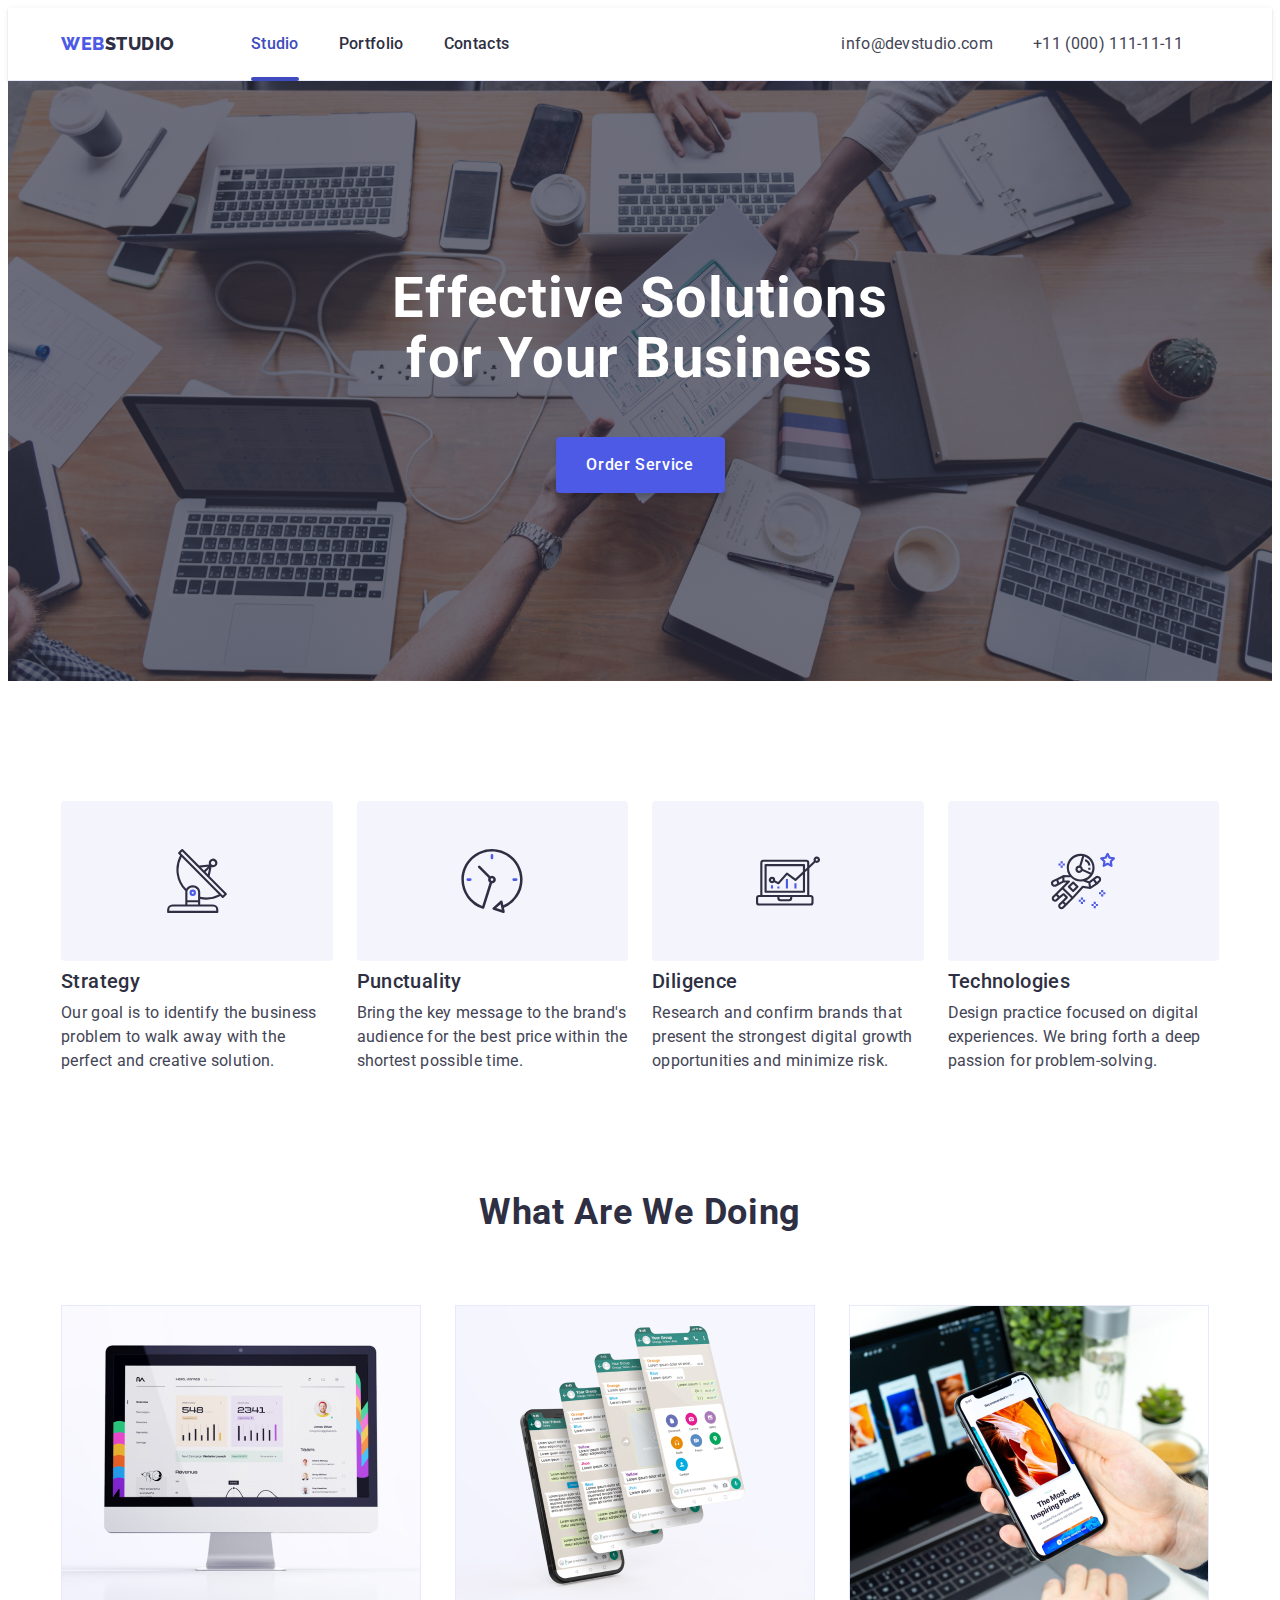
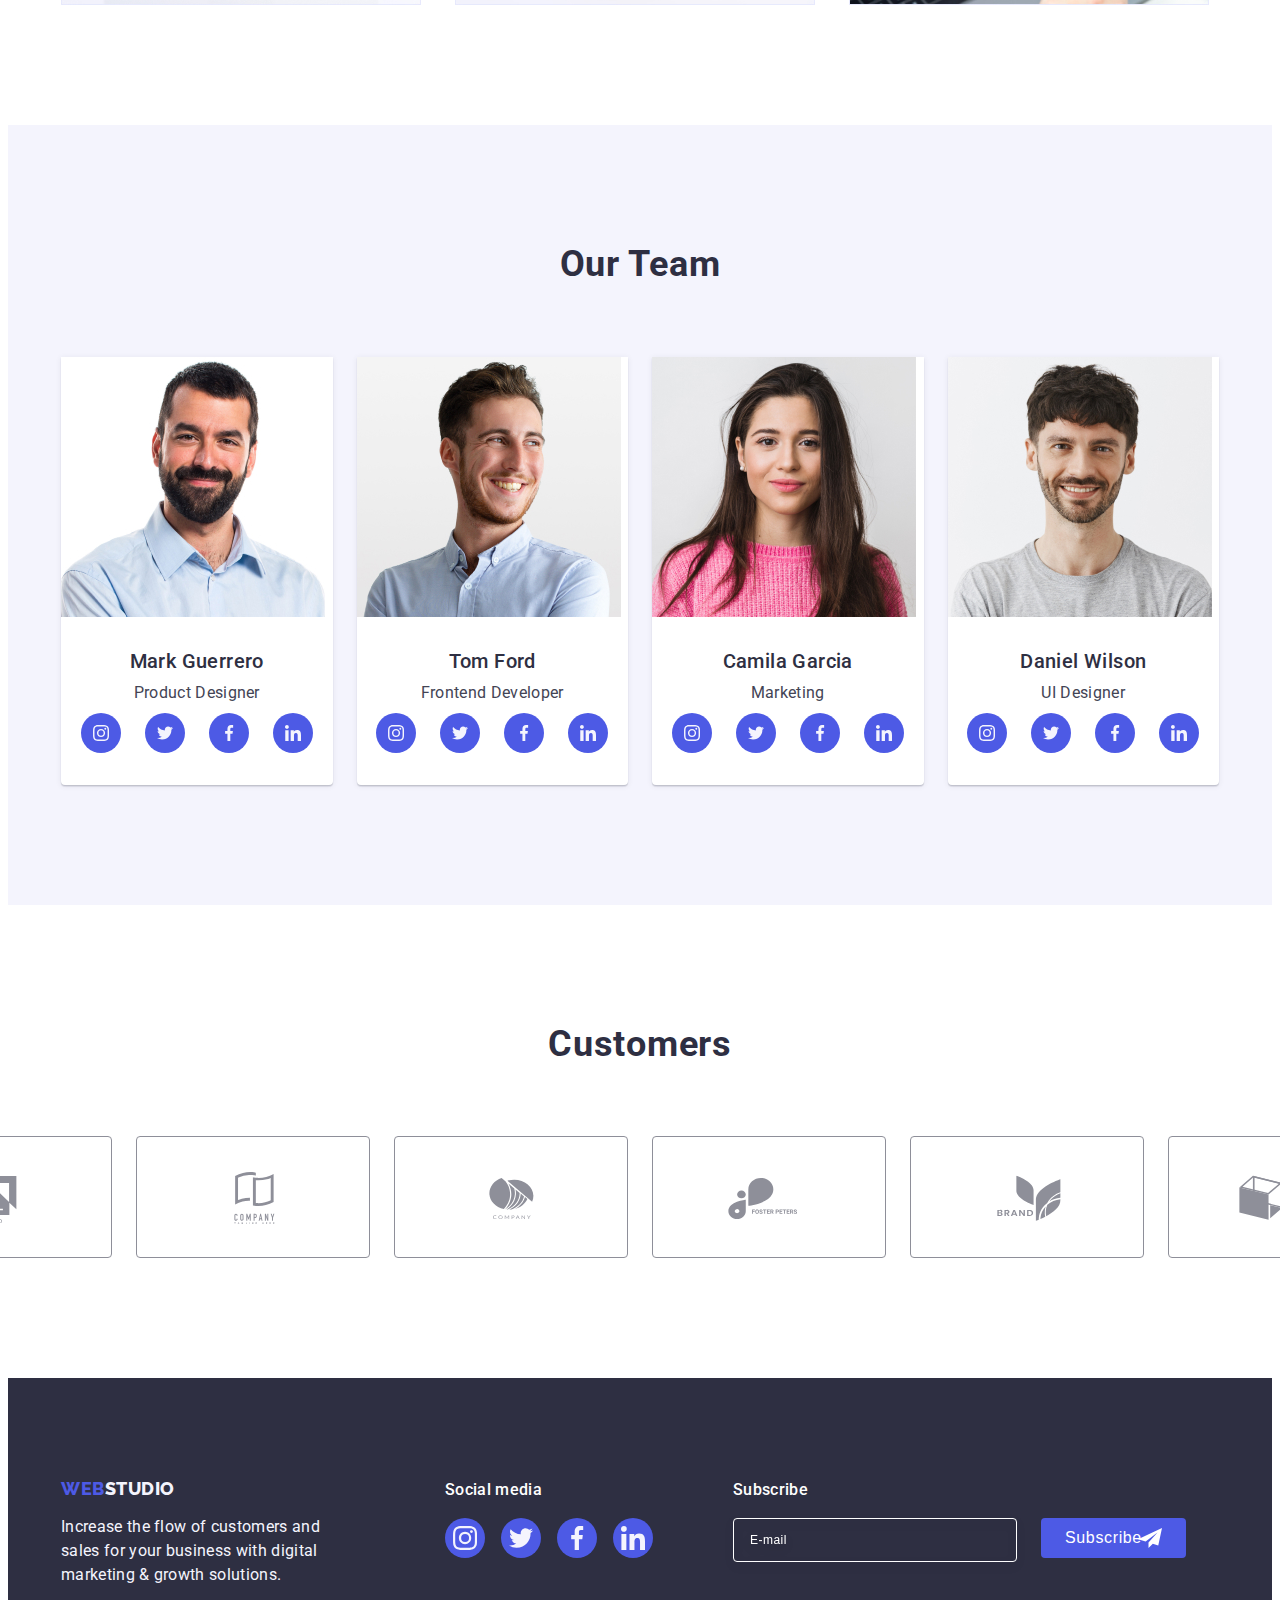
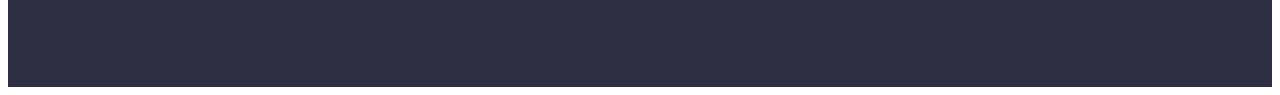
<file: index.html>
<!DOCTYPE html>
<html lang="en">
  <head>
    <meta charset="UTF-8" />
    <meta http-equiv="X-UA-Compatible" content="IE=edge" />
    <meta name="viewport" content="width=device-width, initial-scale=1.0" />
    <link rel="preconnect" href="https://fonts.googleapis.com" />
    <link rel="preconnect" href="https://fonts.gstatic.com" crossorigin />
    <link
      href="https://fonts.googleapis.com/css2?family=Raleway:wght@800&family=Roboto:wght@400;500;700&display=swap"
      rel="stylesheet"
    />
    <link
      rel="stylesheet"
      href="https://cdnjs.cloudflare.com/ajax/libs/modern-normalize/1.1.0/modern-normalize.min.css"
      integrity="sha512-wpPYUAdjBVSE4KJnH1VR1HeZfpl1ub8YT/NKx4PuQ5NmX2tKuGu6U/JRp5y+Y8XG2tV+wKQpNHVUX03MfMFn9Q=="
      crossorigin="anonymous"
      referrerpolicy="no-referrer"
    />
    <link rel="stylesheet" href="./css/styles.css" />
    <title>Студія</title>
  </head>
  <body>
    <!-- Header -->
    <header class="header">
      <div class="new-head container">
        <nav class="nav-head">
          <a href="./index.html" class="logo-web link"
            >Web<span class="logo-studio">Studio</span></a
          >
          <ul class="list nav-list">
            <li>
              <a href="./index.html" class="header-nav-active link">Studio</a>
            </li>
            <li>
              <a href="./portfolio.html" class="header-nav link">Portfolio</a>
            </li>
            <li>
              <a href="" class="header-nav link">Contacts</a>
            </li>
          </ul>
        </nav>
        <address class="address">
          <ul class="list address-list">
            <li>
              <a href="mailto:info@devstudio.com" class="address-link link"
                >info@devstudio.com</a
              >
            </li>
            <li>
              <a href="tel:+110001111111" class="address-link link"
                >+11 (000) 111-11-11</a
              >
            </li>
          </ul>
        </address>
      </div>
    </header>
    <main>
      <!-- Hero section 1 -->
      <section class="hero">
        <div class="container">
          <h1 class="hero-title">Effective Solutions for Your Business</h1>
          <button data-modal-open type="button" class="hero-btn">
            Order Service
          </button>
        </div>
      </section>
      <!-- Our advantages section 2 -->
      <section class="advantages-section">
        <div class="container">
          <h2 class="visually-hidden">Our advantages</h2>
          <ul class="list feature-list">
            <li class="feature">
              <div class="feature-block">
                <svg class="feature-icon" width="64" height="64">
                  <use href="./images/icons.svg#antenna"></use>
                </svg>
              </div>
              <h3 class="advantages-title">Strategy</h3>
              <p class="advantages-desc">
                Our goal is to identify the business problem to walk away with
                the perfect and creative solution.
              </p>
            </li>
            <li class="feature">
              <div class="feature-block">
                <svg class="feature-icon" width="64" height="64">
                  <use href="./images/icons.svg#clock"></use>
                </svg>
              </div>
              <h3 class="advantages-title">Punctuality</h3>
              <p class="advantages-desc">
                Bring the key message to the brand's audience for the best price
                within the shortest possible time.
              </p>
            </li>
            <li class="feature">
              <div class="feature-block">
                <svg class="feature-icon" width="64" height="64">
                  <use href="./images/icons.svg#diagram"></use>
                </svg>
              </div>
              <h3 class="advantages-title">Diligence</h3>
              <p class="advantages-desc">
                Research and confirm brands that present the strongest digital
                growth opportunities and minimize risk.
              </p>
            </li>
            <li class="feature">
              <div class="feature-block">
                <svg class="feature-icon" width="64" height="64">
                  <use href="./images/icons.svg#astronaut"></use>
                </svg>
              </div>
              <h3 class="advantages-title">Technologies</h3>
              <p class="advantages-desc">
                Design practice focused on digital experiences. We bring forth a
                deep passion for problem-solving.
              </p>
            </li>
          </ul>
        </div>
      </section>
      <!-- What are we doing section 3 -->
      <section class="doing-section">
        <div class="container">
          <h2 class="doing-title">What are we doing</h2>
          <ul class="list feature-list">
            <li class="img-list">
              <img
                src="./images/main-page/img1.jpg"
                alt="display of content on the computer screen"
                width="360"
                height="300"
              />
            </li>
            <li class="img-list">
              <img
                src="./images/main-page/img2.jpg"
                alt="displaying content on the smartphone screen"
                width="360"
                height="300"
              />
            </li>
            <li class="img-list">
              <img
                src="./images/main-page/img3.jpg"
                alt="displaying the same content on the computer and smartphone screen"
                width="360"
                height="300"
              />
            </li>
          </ul>
        </div>
      </section>
      <!-- Our Team section 4 -->
      <section class="team-section">
        <div class="container">
          <h2 class="team-title">Our Team</h2>
          <ul class="list feature-list">
            <li class="team-card">
              <img
                src="./images/main-page/team-mark.jpg"
                alt="photo Mark Guerrero-Product Designer"
                width="264"
                height="260"
              />
              <div class="card-content">
                <h3 class="team-card-title">Mark Guerrero</h3>
                <p class="team-card-desc">Product Designer</p>
                <ul class="socials list">
                  <li class="socials-item">
                    <a
                      class="socials-link link"
                      href=""
                      target="_blank"
                      rel="noreferrer noopener"
                      aria-label="team-instagram-icon"
                    >
                      <svg class="socials-icon" width="16" height="16">
                        <use href="./images/icons.svg#team-instagram"></use>
                      </svg>
                    </a>
                  </li>
                  <li class="socials-item">
                    <a
                      class="socials-link link"
                      href=""
                      target="_blank"
                      rel="noreferrer noopener"
                      aria-label="team-twitter-icon"
                    >
                      <svg class="socials-icon" width="16" height="16">
                        <use href="./images/icons.svg#team-twitter"></use>
                      </svg>
                    </a>
                  </li>
                  <li class="socials-item">
                    <a
                      class="socials-link link"
                      href=""
                      target="_blank"
                      rel="noreferrer noopener"
                      aria-label="team-facebook-icon"
                    >
                      <svg class="socials-icon" width="16" height="16">
                        <use href="./images/icons.svg#team-facebook"></use>
                      </svg>
                    </a>
                  </li>
                  <li class="socials-item">
                    <a
                      class="socials-link link"
                      href=""
                      target="_blank"
                      rel="noreferrer noopener"
                      aria-label="team-linkedin-icon"
                    >
                      <svg class="socials-icon" width="16" height="16">
                        <use href="./images/icons.svg#team-linkedin"></use>
                      </svg>
                    </a>
                  </li>
                </ul>
              </div>
            </li>
            <li class="team-card">
              <img
                src="./images/main-page/team-tom.jpg"
                alt="photo Tom Ford-Frontend Developer"
                width="264"
                height="260"
              />
              <div class="card-content">
                <h3 class="team-card-title">Tom Ford</h3>
                <p class="team-card-desc">Frontend Developer</p>
                <ul class="socials list">
                  <li class="socials-item">
                    <a
                      class="socials-link link"
                      href=""
                      target="_blank"
                      rel="noreferrer noopener"
                      aria-label="team-instagram-icon"
                    >
                      <svg class="socials-icon" width="16" height="16">
                        <use href="./images/icons.svg#team-instagram"></use>
                      </svg>
                    </a>
                  </li>
                  <li class="socials-item">
                    <a
                      class="socials-link link"
                      href=""
                      target="_blank"
                      rel="noreferrer noopener"
                      aria-label="team-twitter-icon"
                    >
                      <svg class="socials-icon" width="16" height="16">
                        <use href="./images/icons.svg#team-twitter"></use>
                      </svg>
                    </a>
                  </li>
                  <li class="socials-item">
                    <a
                      class="socials-link link"
                      href=""
                      target="_blank"
                      rel="noreferrer noopener"
                      aria-label="team-facebook-icon"
                    >
                      <svg class="socials-icon" width="16" height="16">
                        <use href="./images/icons.svg#team-facebook"></use>
                      </svg>
                    </a>
                  </li>
                  <li class="socials-item">
                    <a
                      class="socials-link link"
                      href=""
                      target="_blank"
                      rel="noreferrer noopener"
                      aria-label="team-linkedin-icon"
                    >
                      <svg class="socials-icon" width="16" height="16">
                        <use href="./images/icons.svg#team-linkedin"></use>
                      </svg>
                    </a>
                  </li>
                </ul>
              </div>
            </li>
            <li class="team-card">
              <img
                src="./images/main-page/team-camila.jpg"
                alt="photo Camila Garcia-Marketing"
                width="264"
                height="260"
              />
              <div class="card-content">
                <h3 class="team-card-title">Camila Garcia</h3>
                <p class="team-card-desc">Marketing</p>
                <ul class="socials list">
                  <li class="socials-item">
                    <a
                      class="socials-link link"
                      href=""
                      target="_blank"
                      rel="noreferrer noopener"
                      aria-label="team-instagram-icon"
                    >
                      <svg class="socials-icon" width="16" height="16">
                        <use href="./images/icons.svg#team-instagram"></use>
                      </svg>
                    </a>
                  </li>
                  <li class="socials-item">
                    <a
                      class="socials-link link"
                      href=""
                      target="_blank"
                      rel="noreferrer noopener"
                      aria-label="team-twitter-icon"
                    >
                      <svg class="socials-icon" width="16" height="16">
                        <use href="./images/icons.svg#team-twitter"></use>
                      </svg>
                    </a>
                  </li>
                  <li class="socials-item">
                    <a
                      class="socials-link link"
                      href=""
                      target="_blank"
                      rel="noreferrer noopener"
                      aria-label="team-facebook-icon"
                    >
                      <svg class="socials-icon" width="16" height="16">
                        <use href="./images/icons.svg#team-facebook"></use>
                      </svg>
                    </a>
                  </li>
                  <li class="socials-item">
                    <a
                      class="socials-link link"
                      href=""
                      target="_blank"
                      rel="noreferrer noopener"
                      aria-label="team-linkedin-icon"
                    >
                      <svg class="socials-icon" width="16" height="16">
                        <use href="./images/icons.svg#team-linkedin"></use>
                      </svg>
                    </a>
                  </li>
                </ul>
              </div>
            </li>
            <li class="team-card">
              <img
                src="./images/main-page/team-daniel.jpg"
                alt="photo Daniel Wilson-UI Designer"
                width="264"
                height="260"
              />
              <div class="card-content">
                <h3 class="team-card-title">Daniel Wilson</h3>
                <p class="team-card-desc">UI Designer</p>
                <ul class="socials list">
                  <li class="socials-item">
                    <a
                      class="socials-link link"
                      href=""
                      target="_blank"
                      rel="noreferrer noopener"
                      aria-label="team-instagram-icon"
                    >
                      <svg class="socials-icon" width="16" height="16">
                        <use href="./images/icons.svg#team-instagram"></use>
                      </svg>
                    </a>
                  </li>
                  <li class="socials-item">
                    <a
                      class="socials-link link"
                      href=""
                      target="_blank"
                      rel="noreferrer noopener"
                      aria-label="team-twitter-icon"
                    >
                      <svg class="socials-icon" width="16" height="16">
                        <use href="./images/icons.svg#team-twitter"></use>
                      </svg>
                    </a>
                  </li>
                  <li class="socials-item">
                    <a
                      class="socials-link link"
                      href=""
                      target="_blank"
                      rel="noreferrer noopener"
                      aria-label="team-facebook-icon"
                    >
                      <svg class="socials-icon" width="16" height="16">
                        <use href="./images/icons.svg#team-facebook"></use>
                      </svg>
                    </a>
                  </li>
                  <li class="socials-item">
                    <a
                      class="socials-link link"
                      href=""
                      target="_blank"
                      rel="noreferrer noopener"
                      aria-label="team-linkedin-icon"
                    >
                      <svg class="socials-icon" width="16" height="16">
                        <use href="./images/icons.svg#team-linkedin"></use>
                      </svg>
                    </a>
                  </li>
                </ul>
              </div>
            </li>
          </ul>
        </div>
      </section>
      <!-- Customers section 5 -->
      <section class="customers">
        <div class="container">
          <h2 class="customers-title">Customers</h2>
          <ul class="customers-list list">
            <li class="customers-item">
              <a
                href=""
                class="customers-link"
                target="_blank"
                rel="noreferrer noopener"
                aria-label="team-facebook-icon"
              >
                <svg class="customers-icon" width="104" height="56">
                  <use href="./images/icons.svg#customers-logo-1"></use>
                </svg>
              </a>
            </li>
            <li class="customers-item">
              <a
                href=""
                class="customers-link"
                target="_blank"
                rel="noreferrer noopener"
                aria-label="team-facebook-icon"
              >
                <svg class="customers-icon" width="104" height="56">
                  <use href="./images/icons.svg#customers-logo-2"></use>
                </svg>
              </a>
            </li>
            <li class="customers-item">
              <a
                href=""
                class="customers-link"
                target="_blank"
                rel="noreferrer noopener"
                aria-label="team-facebook-icon"
              >
                <svg class="customers-icon" width="104" height="56">
                  <use href="./images/icons.svg#customers-logo-3"></use>
                </svg>
              </a>
            </li>
            <li class="customers-item">
              <a
                href=""
                class="customers-link"
                target="_blank"
                rel="noreferrer noopener"
                aria-label="team-facebook-icon"
              >
                <svg class="customers-icon" width="104" height="56">
                  <use href="./images/icons.svg#customers-logo-4"></use>
                </svg>
              </a>
            </li>
            <li class="customers-item">
              <a
                href=""
                class="customers-link"
                target="_blank"
                rel="noreferrer noopener"
                aria-label="team-facebook-icon"
              >
                <svg class="customers-icon" width="104" height="56">
                  <use href="./images/icons.svg#customers-logo-5"></use>
                </svg>
              </a>
            </li>
            <li class="customers-item">
              <a
                href=""
                class="customers-link"
                target="_blank"
                rel="noreferrer noopener"
                aria-label="team-facebook-icon"
              >
                <svg class="customers-icon" width="104" height="56">
                  <use href="./images/icons.svg#customers-logo-6"></use>
                </svg>
              </a>
            </li>
          </ul>
        </div>
      </section>
    </main>
    <!-- Footer -->
    <footer class="footer">
      <div class="footer-all container">
        <div class="text-footer">
          <a href="./index.html" class="footer-logo-web link"
            >Web<span class="footer-logo-studio">Studio</span></a
          >
          <p class="footer-desc">
            Increase the flow of customers and sales for your business with
            digital marketing & growth solutions.
          </p>
        </div>
        <div class="social-footer">
          <p class="social-footer-title">Social media</p>
          <ul class="social-footer-list list">
            <li class="social-footer-item">
              <a
                href=""
                class="social-footer-link"
                target="_blank"
                rel="noreferrer noopener"
                aria-label="team-instagram-icon"
              >
                <svg class="social-footer-icon" width="24" height="24">
                  <use href="./images/icons.svg#footer-instagram"></use>
                </svg>
              </a>
            </li>
            <li class="social-footer-item">
              <a
                href=""
                class="social-footer-link"
                target="_blank"
                rel="noreferrer noopener"
                aria-label="team-twitter-icon"
              >
                <svg class="social-footer-icon" width="24" height="24">
                  <use href="./images/icons.svg#footer-twitter"></use>
                </svg>
              </a>
            </li>
            <li class="social-footer-item">
              <a
                href=""
                class="social-footer-link"
                target="_blank"
                rel="noreferrer noopener"
                aria-label="team-facebook-icon"
              >
                <svg class="social-footer-icon" width="24" height="24">
                  <use href="./images/icons.svg#footer-facebook"></use>
                </svg>
              </a>
            </li>
            <li class="social-footer-item">
              <a
                href=""
                class="social-footer-link"
                target="_blank"
                rel="noreferrer noopener"
                aria-label="team-linkedin-icon"
              >
                <svg class="social-footer-icon" width="24" height="24">
                  <use href="./images/icons.svg#footer-linkedin"></use>
                </svg>
              </a>
            </li>
          </ul>
        </div>
        <div class="footer-form">
          <form>
            <p class="footer-form-title">Subscribe</p>
            <div class="footer-form-wraper">
              <label for="footer_form">
                <input
                  type="email"
                  name="footer_form"
                  id="footer_form"
                  class="footer-form-input"
                  placeholder="E-mail"
              /></label>
              <button class="footer-form-btn" type="submit">
                Subscribe
                <svg class="footer-form-icon" width="24" height="24">
                  <use href="./images/icons.svg#footer-btn-icon"></use>
                </svg>
              </button>
            </div>
          </form>
        </div>
      </div>
    </footer>
    <!-- Modal windov -->
    <div data-modal class="overlay is-hidden">
      <div class="modal">
        <form class="modal-form" name="modal_form">
          <p class="modal-title">
            Leave your contacts and we will call you back
          </p>
          <label class="modal-label" for="user_name">Name</label>
          <div class="modal-wrapper">
            <input
              class="modal-input"
              type="text"
              name="user_name"
              id="user_name"
              minlength="3"
            />
            <svg class="modal-icon" width="18" height="24">
              <use href="./images/icons.svg#modal-person"></use>
            </svg>
          </div>
          <label class="modal-label" for="user_phone">Phone</label>
          <div class="modal-wrapper">
            <input
              class="modal-input"
              type="tel"
              name="user_phone"
              id="user_phone"
              minlength="12"
              maxlength="12"
            />
            <svg class="modal-icon" width="18" height="24">
              <use href="./images/icons.svg#modal-phone"></use>
            </svg>
          </div>
          <label class="modal-label" for="user_email">Email</label>
          <div class="modal-wrapper">
            <input
              class="modal-input"
              type="email"
              name="user_email"
              id="user_email"
            />
            <svg class="modal-icon" width="18" height="24">
              <use href="./images/icons.svg#modal-email"></use>
            </svg>
          </div>
          <label class="modal-label" for="user_message">Comment</label>
          <textarea
            class="modal-message"
            name="user_message"
            id="user_message"
            rows="6"
            placeholder="Text input"
          ></textarea>
          <label class="modal-policy" for="modal_policy">
            <input
              class="form-check visually-hidden"
              type="checkbox"
              name="modal_policy"
              id="modal_policy"
            />
            <svg class="modal-policy-icon" width="16" height="16">
              <use
                class="uncheck"
                href="./images/icons.svg#modal-uncheck"
              ></use>
              <use class="check" href="./images/icons.svg#modal-check"></use>
            </svg>
            <span class="modal-text-policy"
              >I accept the terms and conditions of the
              <a
                class="modal-text-link"
                href=""
                target="_blank"
                rel="noreferrer noopener"
                >Privacy Policy</a
              ></span
            ></label
          >
          <button class="hero-btn" type="submit">Send</button>
        </form>
        <button data-modal-close type="button" class="modal-close-btn">
          <svg class="modal-close-icon" width="8" height="8">
            <use href="./images/icons.svg#close-btn"></use>
          </svg>
        </button>
      </div>
    </div>
    <script src="./js/modal.js"></script>
  </body>
</html>
</file>
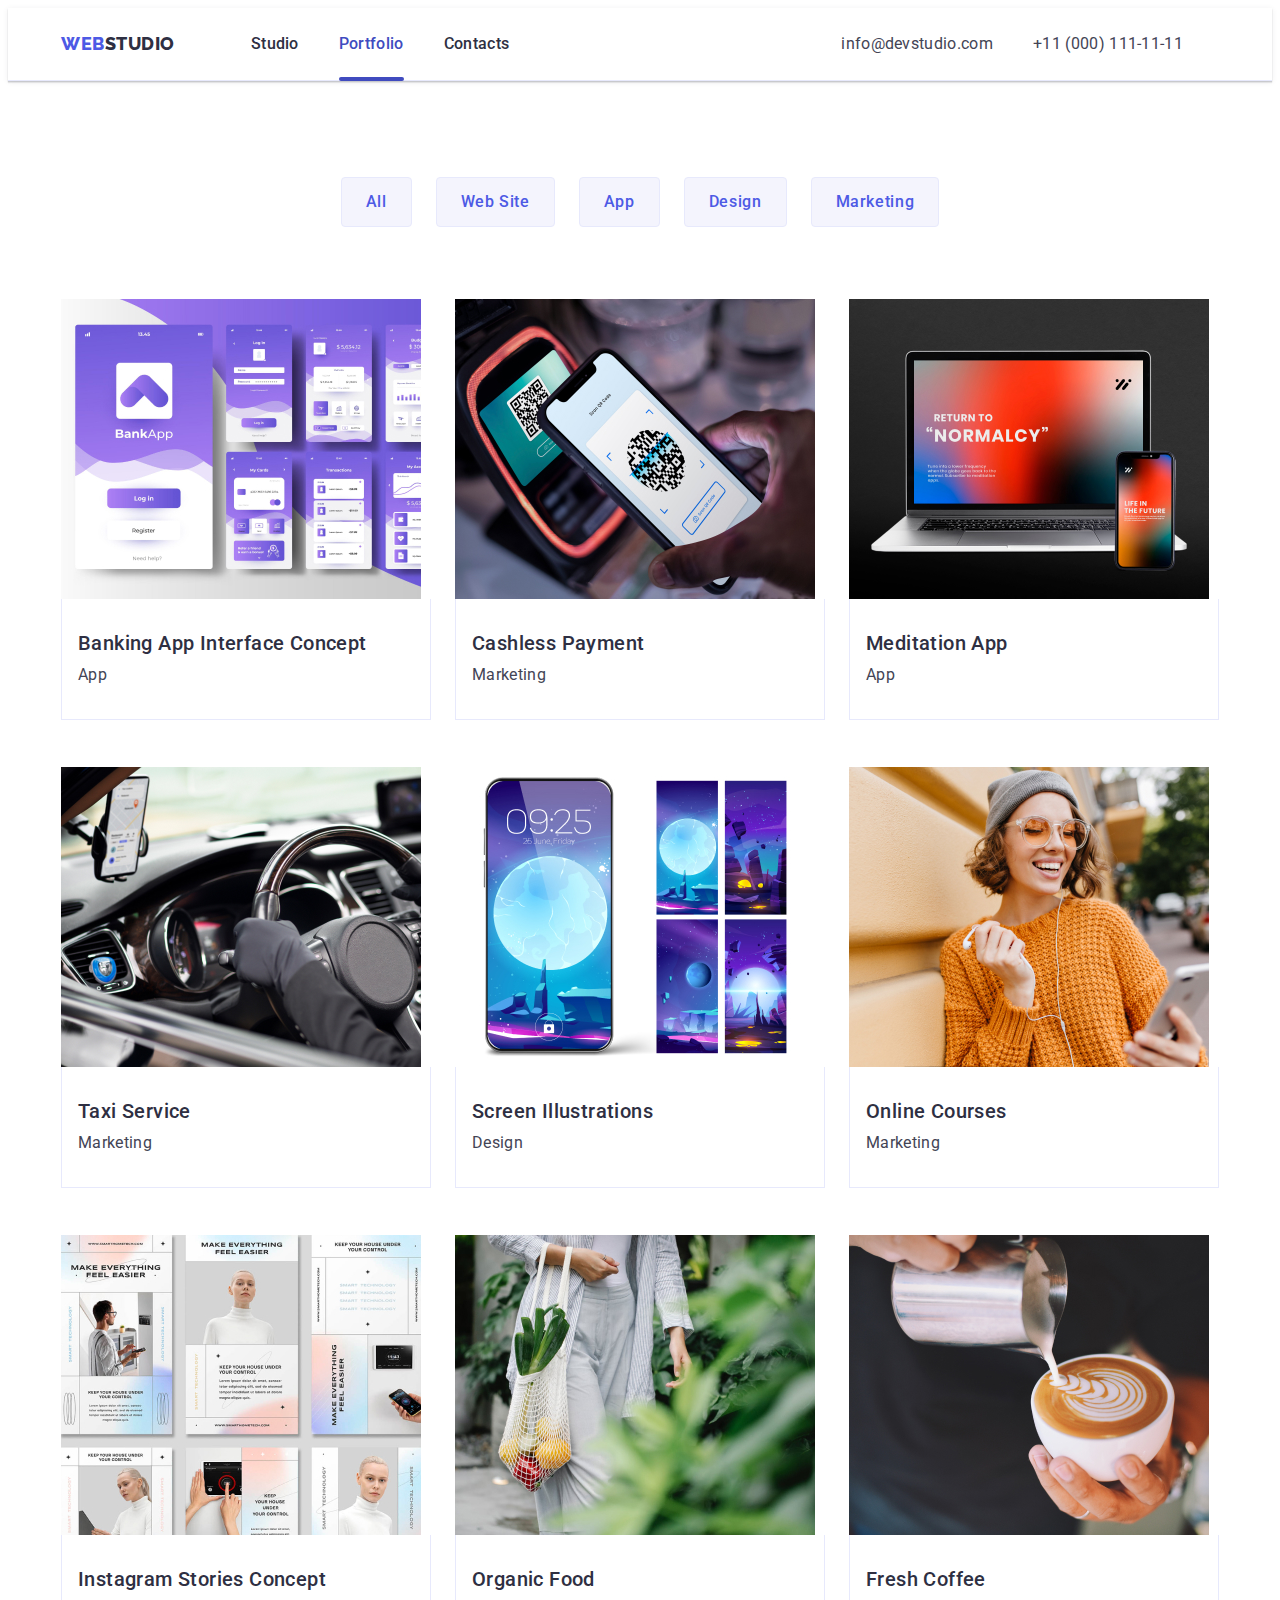
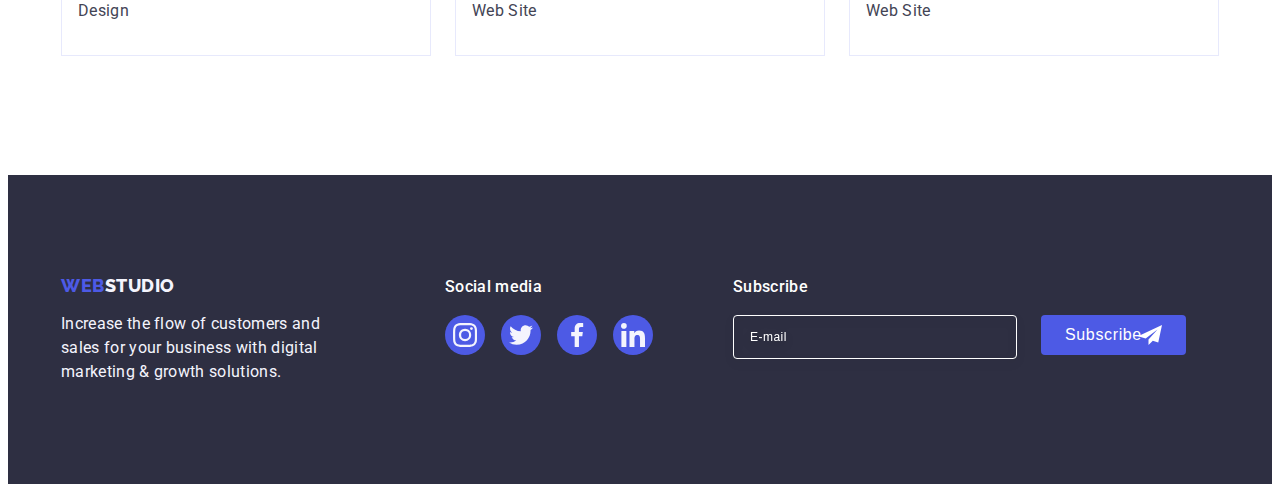
<file: portfolio.html>
<!DOCTYPE html>
<html lang="en">
  <head>
    <meta charset="UTF-8" />
    <meta http-equiv="X-UA-Compatible" content="IE=edge" />
    <meta name="viewport" content="width=device-width, initial-scale=1.0" />
    <link rel="preconnect" href="https://fonts.googleapis.com" />
    <link rel="preconnect" href="https://fonts.gstatic.com" crossorigin />
    <link
      href="https://fonts.googleapis.com/css2?family=Raleway:wght@800&family=Roboto:wght@400;500;700&display=swap"
      rel="stylesheet"
    />
    <link
      rel="stylesheet"
      href="https://cdnjs.cloudflare.com/ajax/libs/modern-normalize/1.1.0/modern-normalize.min.css"
      integrity="sha512-wpPYUAdjBVSE4KJnH1VR1HeZfpl1ub8YT/NKx4PuQ5NmX2tKuGu6U/JRp5y+Y8XG2tV+wKQpNHVUX03MfMFn9Q=="
      crossorigin="anonymous"
      referrerpolicy="no-referrer"
    />
    <link rel="stylesheet" href="./css/styles.css" />
    <title>Портфоліо</title>
  </head>
  <body>
    <!-- Header -->
    <header class="header">
      <div class="new-head container">
        <nav class="nav-head">
          <a href="./index.html" class="logo-web link"
            >Web<span class="logo-studio">Studio</span></a
          >
          <ul class="list nav-list">
            <li>
              <a href="./index.html" class="header-nav link">Studio</a>
            </li>
            <li>
              <a href="./portfolio.html" class="header-nav-active link"
                >Portfolio</a
              >
            </li>
            <li>
              <a href="" class="header-nav link">Contacts</a>
            </li>
          </ul>
        </nav>
        <address class="address">
          <ul class="list address-list">
            <li>
              <a href="mailto:info@devstudio.com" class="address-link link"
                >info@devstudio.com</a
              >
            </li>
            <li>
              <a href="tel:+110001111111" class="address-link link"
                >+11 (000) 111-11-11</a
              >
            </li>
          </ul>
        </address>
      </div>
    </header>
    <main>
      <section class="main-portfolio">
        <div class="container">
          <h1 class="visually-hidden">Portfolio</h1>
          <!-- Filters -->
          <ul class="list filter-list">
            <li><button type="button" class="filter-btn">All</button></li>
            <li><button type="button" class="filter-btn">Web Site</button></li>
            <li><button type="button" class="filter-btn">App</button></li>
            <li><button type="button" class="filter-btn">Design</button></li>
            <li><button type="button" class="filter-btn">Marketing</button></li>
          </ul>
          <!-- Portfolio -->
          <ul class="list row">
            <!-- Row 1 -->
            <li class="portfolio-cards">
              <a href="" class="portfolio-cards-link link">
                <div class="portfolio-thumb">
                  <img
                    src="./images/portfolio/card1.jpg"
                    alt="Banking App Interface Concept"
                    width="360"
                    height="300"
                  />
                  <p class="portfolio-overlay-text">
                    14 Stylish and User-Friendly App Design Concepts · Task
                    Manager App · Calorie Tracker App · Exotic Fruit Ecommerce
                    App · Cloud Storage App
                  </p>
                </div>
                <div class="portfolio-card-content">
                  <h2 class="card-title">Banking App Interface Concept</h2>
                  <p class="card-desc">App</p>
                </div>
              </a>
            </li>
            <li class="portfolio-cards">
              <a href="" class="portfolio-cards-link link">
                <div class="portfolio-thumb">
                  <img
                    src="./images/portfolio/card2.jpg"
                    alt="Banking App Interface Concept"
                    width="360"
                    height="300"
                  />
                  <p class="portfolio-overlay-text">
                    14 Stylish and User-Friendly App Design Concepts · Task
                    Manager App · Calorie Tracker App · Exotic Fruit Ecommerce
                    App · Cloud Storage App
                  </p>
                </div>
                <div class="portfolio-card-content">
                  <h2 class="card-title">Cashless Payment</h2>
                  <p class="card-desc">Marketing</p>
                </div>
              </a>
            </li>
            <li class="portfolio-cards">
              <a href="" class="portfolio-cards-link link">
                <div class="portfolio-thumb">
                  <img
                    src="./images/portfolio/card3.jpg"
                    alt="Banking App Interface Concept"
                    width="360"
                    height="300"
                  />
                  <p class="portfolio-overlay-text">
                    14 Stylish and User-Friendly App Design Concepts · Task
                    Manager App · Calorie Tracker App · Exotic Fruit Ecommerce
                    App · Cloud Storage App
                  </p>
                </div>
                <div class="portfolio-card-content">
                  <h2 class="card-title">Meditation App</h2>
                  <p class="card-desc">App</p>
                </div>
              </a>
            </li>
            <!-- Row 2 -->
            <li class="portfolio-cards">
              <a href="" class="portfolio-cards-link link">
                <div class="portfolio-thumb">
                  <img
                    src="./images/portfolio/card4.jpg"
                    alt="Banking App Interface Concept"
                    width="360"
                    height="300"
                  />
                  <p class="portfolio-overlay-text">
                    14 Stylish and User-Friendly App Design Concepts · Task
                    Manager App · Calorie Tracker App · Exotic Fruit Ecommerce
                    App · Cloud Storage App
                  </p>
                </div>
                <div class="portfolio-card-content">
                  <h2 class="card-title">Taxi Service</h2>
                  <p class="card-desc">Marketing</p>
                </div>
              </a>
            </li>
            <li class="portfolio-cards">
              <a href="" class="portfolio-cards-link link">
                <div class="portfolio-thumb">
                  <img
                    src="./images/portfolio/card5.jpg"
                    alt="Banking App Interface Concept"
                    width="360"
                    height="300"
                  />
                  <p class="portfolio-overlay-text">
                    14 Stylish and User-Friendly App Design Concepts · Task
                    Manager App · Calorie Tracker App · Exotic Fruit Ecommerce
                    App · Cloud Storage App
                  </p>
                </div>
                <div class="portfolio-card-content">
                  <h2 class="card-title">Screen Illustrations</h2>
                  <p class="card-desc">Design</p>
                </div>
              </a>
            </li>
            <li class="portfolio-cards">
              <a href="" class="portfolio-cards-link link">
                <div class="portfolio-thumb">
                  <img
                    src="./images/portfolio/card6.jpg"
                    alt="Banking App Interface Concept"
                    width="360"
                    height="300"
                  />
                  <p class="portfolio-overlay-text">
                    14 Stylish and User-Friendly App Design Concepts · Task
                    Manager App · Calorie Tracker App · Exotic Fruit Ecommerce
                    App · Cloud Storage App
                  </p>
                </div>
                <div class="portfolio-card-content">
                  <h2 class="card-title">Online Courses</h2>
                  <p class="card-desc">Marketing</p>
                </div>
              </a>
            </li>
            <!-- Row 3 -->
            <li class="portfolio-cards">
              <a href="" class="portfolio-cards-link link">
                <div class="portfolio-thumb">
                  <img
                    src="./images/portfolio/card7.jpg"
                    alt="Banking App Interface Concept"
                    width="360"
                    height="300"
                  />
                  <p class="portfolio-overlay-text">
                    14 Stylish and User-Friendly App Design Concepts · Task
                    Manager App · Calorie Tracker App · Exotic Fruit Ecommerce
                    App · Cloud Storage App
                  </p>
                </div>
                <div class="portfolio-card-content">
                  <h2 class="card-title">Instagram Stories Concept</h2>
                  <p class="card-desc">Design</p>
                </div>
              </a>
            </li>
            <li class="portfolio-cards">
              <a href="" class="portfolio-cards-link link">
                <div class="portfolio-thumb">
                  <img
                    src="./images/portfolio/card8.jpg"
                    alt="Banking App Interface Concept"
                    width="360"
                    height="300"
                  />
                  <p class="portfolio-overlay-text">
                    14 Stylish and User-Friendly App Design Concepts · Task
                    Manager App · Calorie Tracker App · Exotic Fruit Ecommerce
                    App · Cloud Storage App
                  </p>
                </div>
                <div class="portfolio-card-content">
                  <h2 class="card-title">Organic Food</h2>
                  <p class="card-desc">Web Site</p>
                </div>
              </a>
            </li>
            <li class="portfolio-cards">
              <a href="" class="portfolio-cards-link link">
                <div class="portfolio-thumb">
                  <img
                    src="./images/portfolio/card9.jpg"
                    alt="Banking App Interface Concept"
                    width="360"
                    height="300"
                  />
                  <p class="portfolio-overlay-text">
                    14 Stylish and User-Friendly App Design Concepts · Task
                    Manager App · Calorie Tracker App · Exotic Fruit Ecommerce
                    App · Cloud Storage App
                  </p>
                </div>
                <div class="portfolio-card-content">
                  <h2 class="card-title">Fresh Coffee</h2>
                  <p class="card-desc">Web Site</p>
                </div>
              </a>
            </li>
          </ul>
        </div>
      </section>
    </main>
    <!-- Footer -->
    <footer class="footer">
      <div class="container">
        <div class="footer-all">
          <div class="text-footer">
            <a href="./index.html" class="footer-logo-web link"
              >Web<span class="footer-logo-studio">Studio</span></a
            >
            <p class="footer-desc">
              Increase the flow of customers and sales for your business with
              digital marketing & growth solutions.
            </p>
          </div>
          <div class="social-footer">
            <p class="social-footer-title">Social media</p>
            <ul class="social-footer-list list">
              <li class="social-footer-item">
                <a
                  href=""
                  class="social-footer-link"
                  target="_blank"
                  rel="noreferrer noopener"
                  aria-label="team-instagram-icon"
                >
                  <svg class="social-footer-icon" width="24px" height="24px">
                    <use href="./images/icons.svg#footer-instagram"></use>
                  </svg>
                </a>
              </li>
              <li class="social-footer-item">
                <a
                  href=""
                  class="social-footer-link"
                  target="_blank"
                  rel="noreferrer noopener"
                  aria-label="team-twitter-icon"
                >
                  <svg class="social-footer-icon" width="24px" height="24px">
                    <use href="./images/icons.svg#footer-twitter"></use>
                  </svg>
                </a>
              </li>
              <li class="social-footer-item">
                <a
                  href=""
                  class="social-footer-link"
                  target="_blank"
                  rel="noreferrer noopener"
                  aria-label="team-facebook-icon"
                >
                  <svg class="social-footer-icon" width="24px" height="24px">
                    <use href="./images/icons.svg#footer-facebook"></use>
                  </svg>
                </a>
              </li>
              <li class="social-footer-item">
                <a
                  href=""
                  class="social-footer-link"
                  target="_blank"
                  rel="noreferrer noopener"
                  aria-label="team-linkedin-icon"
                >
                  <svg class="social-footer-icon" width="24px" height="24px">
                    <use href="./images/icons.svg#footer-linkedin"></use>
                  </svg>
                </a>
              </li>
            </ul>
          </div>
          <div class="footer-form">
            <form>
              <p class="footer-form-title">Subscribe</p>
              <div class="footer-form-wraper">
                <label for="footer_form">
                  <input
                    type="email"
                    name="footer_form"
                    id="footer_form"
                    class="footer-form-input"
                    placeholder="E-mail"
                /></label>
                <button class="footer-form-btn" type="submit">
                  Subscribe
                  <svg class="footer-form-icon" width="24" height="24">
                    <use href="./images/icons.svg#footer-btn-icon"></use>
                  </svg>
                </button>
              </div>
            </form>
          </div>
        </div>
      </div>
    </footer>
  </body>
</html>
</file>
<file: css/styles.css>
body {
  background: #ffffff;
  font-family: 'Roboto', sans-serif;
  font-style: normal;
  color: var(--main-text-color);
}
:root {
  --main-text-color: #434455;
  --heading-text-color: #2e2f42;
  --icons-basic-color: #8e8f99;
  --white-color: #ffffff;
  --icons-social-color: #f4f4fd;
  --link-standart-color: #4d5ae5;
  --link-focus-color: #404bbf;
  --animation-time: 250ms;
  --animation-timing-function: cubic-bezier(0.4, 0, 0.2, 1);
}
h1,
h2,
h3,
h4,
h5,
h6,
p,
ul,
ol {
  margin: 0;
  padding: 0;
}
img {
  display: block;
}
.visually-hidden {
  position: absolute;
  width: 1px;
  height: 1px;
  margin: -1px;
  border: 0;
  padding: 0;

  white-space: nowrap;
  clip-path: inset(100%);
  clip: rect(0 0 0 0);
  overflow: hidden;
}
.container {
  width: 1158px;
  margin: 0 auto;
  padding: 0 15px;
}
.link {
  text-decoration: none;
  font-style: normal;
  color: var(--main-text);
  display: block;
}
.list {
  list-style: none;
}

/* Header */
.header {
  border-bottom: 1px solid #e7e9fc;
  box-shadow: 0px 2px 1px rgba(46, 47, 66, 0.08),
    0px 1px 1px rgba(46, 47, 66, 0.16), 0px 1px 6px rgba(46, 47, 66, 0.08);
}
.new-head {
  display: flex;
  align-items: center;
}

.nav-head {
  display: flex;
  align-items: center;
  transition-property: color;
  transition-duration: var(--animation-time);
  transition-timing-function: var(--animation-timing-function);
}
.nav-list {
  display: flex;
  align-items: center;
  gap: 40px;
}
.header-nav {
  padding-top: 24px;
  padding-bottom: 24px;
  font-weight: 500;
  font-size: 16px;
  line-height: 1.5em;
  letter-spacing: 0.02em;
  color: var(--heading-text-color);
  display: block;
  align-items: center;
  position: relative;
  transition-property: color;
  transition-duration: var(--animation-time);
  transition-timing-function: var(--animation-timing-function);
}
.header-nav:focus,
.header-nav:hover {
  color: var(--link-focus-color);
}
.header-nav-active {
  padding-top: 24px;
  padding-bottom: 24px;
  font-weight: 500;
  font-size: 16px;
  line-height: 1.5em;
  letter-spacing: 0.02em;
  color: var(--link-focus-color);
  display: block;
  align-items: center;
  position: relative;
  transition-property: color;
  transition-duration: var(--animation-time);
  transition-timing-function: var(--animation-timing-function);
}
.header-nav-active::after {
  display: block;
  position: absolute;
  bottom: -1px;
  left: 0;
  content: '';
  width: 100%;
  height: 4px;
  background-color: var(--link-focus-color);
  border-radius: 2px;
}
.logo-web {
  margin-right: 76px;
  font-family: 'Raleway', sans-serif;
  font-weight: 800;
  font-size: 18px;
  line-height: 1.17em;
  display: flex;
  align-items: center;
  letter-spacing: 0.03em;
  text-transform: uppercase;
  color: var(--link-standart-color);
}
.logo-studio {
  color: var(--heading-text-color);
}
.address {
  padding-top: 24px;
  padding-bottom: 24px;
  display: flex;
  font-style: inherit;
  font-weight: 400;
  font-size: 16px;
  line-height: 1.5em;
  letter-spacing: 0.02em;
  color: var(--main-text-color);
}
.address-list {
  display: flex;
  margin-left: 332px;
  gap: 40px;
}
.address-link {
  color: var(--main-text-color);
  transition-property: color;
  transition-duration: var(--animation-time);
  transition-timing-function: var(--animation-timing-function);
}
.address-link:hover,
.address-link:focus {
  color: var(--link-focus-color);
}
/* Hero section 1*/
.hero {
  background-color: #2e2f42;
  padding-top: 188px;
  padding-bottom: 188px;
  background-image: linear-gradient(
      rgba(46, 47, 66, 0.7),
      rgba(46, 47, 66, 0.7)
    ),
    url(../images/main-page/hero-image.jpg);
  max-width: 1440px;
  background-position: center;
  background-repeat: no-repeat;
  margin-left: auto;
  margin-right: auto;
  background-size: cover;
}
.hero-title {
  margin-right: auto;
  margin-left: auto;
  margin-bottom: 48px;
  max-width: 496px;
  font-weight: 700;
  font-size: 56px;
  line-height: 1.07em;
  text-align: center;
  letter-spacing: 0.02em;
  color: var(--white-color);
}
.hero-btn {
  display: block;
  margin-right: auto;
  margin-left: auto;
  padding: 0;
  min-width: 169px;
  height: 56px;
  font-family: inherit;
  background-color: var(--link-standart-color);
  box-shadow: 0px 4px 4px rgba(0, 0, 0, 0.15);
  border-radius: 4px;
  border: none;
  color: var(--white-color);
  font-weight: 500;
  font-size: 16px;
  line-height: 1.5em;
  letter-spacing: 0.04em;
  cursor: pointer;
  transition-property: background-color;
  transition-duration: var(--animation-time);
  transition-timing-function: var(--animation-timing-function);
}
.hero-btn:hover,
.hero-btn:focus {
  background-color: var(--link-focus-color);
}
/* Our advantages section 2*/
.advantages-section {
  padding-top: 120px;
  padding-bottom: 120px;
}
.feature-list {
  display: flex;
  gap: 24px;
}
.feature {
  width: calc((100% - 72px) / 4);
}
.feature-block {
  display: flex;
  align-items: center;
  justify-content: center;
  height: 112px;
  padding: 24px 100px;
  background: var(--icons-social-color);
  border-radius: 4px;
  margin-bottom: 8px;
}
.advantages-title {
  font-weight: 500;
  font-size: 20px;
  line-height: 1.2em;
  letter-spacing: 0.02em;
  color: var(--heading-text-color);
  margin-bottom: 8px;
}
.advantages-desc {
  font-weight: 400;
  font-size: 16px;
  line-height: 1.5em;
  letter-spacing: 0.02em;
  color: var(--main-text-color);
}
/* What are we doing section 3*/
.doing-section {
  padding-bottom: 120px;
}
.img-list {
  width: calc((100% - 48px) / 3);
}
.doing-title {
  font-weight: 700;
  font-size: 36px;
  line-height: 1.11em;
  text-align: center;
  letter-spacing: 0.02em;
  text-transform: capitalize;
  color: var(--heading-text-color);
  margin-bottom: 72px;
}
/* Our Team section 4*/
.team-section {
  background-color: var(--icons-social-color);
  padding-top: 120px;
  padding-bottom: 120px;
}
.team-title {
  font-weight: 700;
  font-size: 36px;
  line-height: 1.11em;
  text-align: center;
  letter-spacing: 0.02em;
  text-transform: capitalize;
  color: var(--heading-text-color);
  margin-bottom: 72px;
}
.team-card {
  width: calc((100% - 72px) / 4);
  height: 428px;
  background: #ffffff;
  box-shadow: 0px 1px 6px rgba(46, 47, 66, 0.08),
    0px 1px 1px rgba(46, 47, 66, 0.16), 0px 2px 1px rgba(46, 47, 66, 0.08);
  border-radius: 0px 0px 4px 4px;
}
.card-content {
  display: flex;
  flex-direction: column;
  justify-content: center;
  align-items: center;
  padding-top: 32px;
  padding-bottom: 32px;
}
.team-card-title {
  font-weight: 500;
  font-size: 20px;
  line-height: 1.2em;
  text-align: center;
  letter-spacing: 0.02em;
  color: var(--heading-text-color);
  margin-bottom: 8px;
}
.team-card-desc {
  font-weight: 400;
  font-size: 16px;
  line-height: 1.5em;
  text-align: center;
  letter-spacing: 0.02em;
  color: var(--main-text-color);
  margin-bottom: 8px;
}
.socials {
  padding-left: 16px;
  padding-right: 16px;
  display: flex;
  justify-content: center;
  align-items: center;
  gap: 24px;
}
.socials-link {
  width: 40px;
  height: 40px;
  display: flex;
  justify-content: center;
  align-items: center;
  background-color: var(--link-standart-color);
  border-radius: 50%;
  transition-property: background-color;
  transition-duration: var(--animation-time);
  transition-timing-function: var(--animation-timing-function);
}
.socials-link:hover,
.socials-link:focus {
  background-color: var(--link-focus-color);
}
.socials-icon {
  fill: var(--icons-social-color);
}
/* Customers section 5 */
.customers {
  padding-top: 120px;
  padding-bottom: 120px;
}
.customers-title {
  font-weight: 700;
  font-size: 36px;
  line-height: 1.1em;
  text-align: center;
  letter-spacing: 0.02em;
  text-transform: capitalize;
  color: var(--heading-text-color);
  margin-bottom: 72px;
}
.customers-list {
  display: flex;
  justify-content: center;
  align-items: center;
  gap: 24px;
}
.customers-link {
  width: 168px;
  height: 88px;
  border: 1px solid #8e8f99;
  border-radius: 4px;
  display: flex;
  justify-content: center;
  align-items: center;
  padding: 16px 32px;
  color: var(--icons-basic-color);
  transition-property: border-color, color;
  transition-duration: var(--animation-time);
  transition-timing-function: var(--animation-timing-function);
}
.customers-link:hover,
.customers-link:focus {
  border: 1px solid var(--link-focus-color);
  color: var(--link-focus-color);
  border-radius: 4px;
}
.customers-icon {
  fill: currentColor;
}

/* Footer */

.footer {
  background-color: #2e2f42;
  padding-top: 100px;
  padding-bottom: 100px;
  display: flex;
  align-items: baseline;
}
.footer-all {
  display: flex;
  align-items: baseline;
}
.text-footer {
  display: inline-block;
  margin-right: 120px;
}
.footer-logo-web {
  font-family: 'Raleway', sans-serif;
  font-weight: 800;
  font-size: 18px;
  line-height: 1.17em;
  display: inline-block;
  align-items: center;
  letter-spacing: 0.03em;
  text-transform: uppercase;
  color: var(--link-standart-color);
  margin-bottom: 16px;
}
.footer-logo-studio {
  color: var(--icons-social-color);
}
.footer-desc {
  max-width: 264px;
  font-weight: 400;
  font-size: 16px;
  line-height: 1.5em;
  letter-spacing: 0.02em;
  color: var(--icons-social-color);
}
/* Socilals footer */

.social-footer {
  width: 208px;
  height: 80px;
  display: inline-block;
  margin-right: 80px;
}

.social-footer-title {
  font-family: 'Roboto';
  font-style: normal;
  font-weight: 500;
  font-size: 16px;
  line-height: 1.5em;
  letter-spacing: 0.02em;
  color: var(--white-color);
  margin-bottom: 16px;
}
.social-footer-list {
  display: flex;
  justify-content: center;
  align-items: center;
  gap: 16px;
}
.social-footer-item {
  width: 40px;
  height: 40px;
}
.social-footer-link {
  display: flex;
  justify-content: center;
  align-items: center;
  width: 100%;
  height: 100%;
  border-radius: 50%;
  display: flex;
  justify-content: center;
  align-items: center;
  background-color: var(--link-standart-color);
  transition-property: background-color;
  transition-duration: var(--animation-time);
  transition-timing-function: var(--animation-timing-function);
}
.social-footer-link:hover,
.social-footer-link:focus {
  background-color: #31d0aa;
}
.social-footer-icon {
  fill: var(--icons-social-color);
}
/* Footer form */
.footer-form {
  display: inline-block;
  width: 453px;
  height: 80px;
}
.footer-form-wraper {
  display: flex;
  gap: 24px;
}
.footer-form-title {
  font-weight: 500;
  font-size: 16px;
  line-height: 1.5em;
  letter-spacing: 0.02em;
  color: var(--white-color);
  margin-bottom: 16px;
}
.footer-form-input {
  outline: transparent;
  width: 264px;
  height: 40px;
  border: 1px solid #ffffff;
  filter: drop-shadow(0px 4px 4px rgba(0, 0, 0, 0.15));
  border-radius: 4px;
  background-color: transparent;
  font-weight: 400;
  font-size: 12px;
  line-height: 2em;
  letter-spacing: 0.04em;
  padding-left: 16px;
  color: var(--white-color);
}
.footer-form-input::placeholder {
  color: var(--white-color);
}
.footer-form-btn {
  position: relative;
  width: 165px;
  height: 40px;
  cursor: pointer;
  background-color: var(--link-standart-color);
  border-radius: 4px;
  border: none;
  color: var(--white-color);
  font-weight: 500;
  font-size: 16px;
  line-height: 1.5em;
  padding-left: 24px;
  text-align: left;
  letter-spacing: 0.04em;
  transition-property: background-color;
  transition-duration: var(--animation-time);
  transition-timing-function: var(--animation-timing-function);
}
.footer-form-btn:focus,
.footer-form-btn:hover {
  background-color: var(--link-focus-color);
}
.footer-form-icon {
  position: absolute;
  top: 8px;
  right: 24px;
  width: 24px;
  height: 24px;
  display: flex;
  justify-content: center;
  align-items: center;
  padding: 0;
}
/* Portfolio filters*/

.main-portfolio {
  padding-top: 96px;
  padding-bottom: 120px;
}
.filter-list {
  display: flex;
  justify-content: center;
  margin-bottom: 72px;
  gap: 24px;
}
.filter-btn {
  padding-top: 12px;
  padding-bottom: 12px;
  padding-left: 24px;
  padding-right: 24px;
  font-family: inherit;
  background-color: var(--icons-social-color);
  border: 1px solid #e7e9fc;
  border-radius: 4px;
  font-weight: 500;
  font-size: 16px;
  line-height: 1.5em;
  display: flex;
  align-items: center;
  text-align: center;
  letter-spacing: 0.04em;
  color: var(--link-standart-color);
  cursor: pointer;
  transition-property: background-color, box-shadow, color, border-color;
  transition-duration: var(--animation-time);
  transition-timing-function: var(--animation-timing-function);
}
.filter-btn:hover,
.filter-btn:focus {
  background-color: var(--link-focus-color);
  box-shadow: 0px 3px 1px rgba(0, 0, 0, 0.1), 0px 2px 1px rgba(0, 0, 0, 0.08),
    0px 2px 2px rgba(0, 0, 0, 0.12);
  color: #ffffff;
  border: 1px solid transparent;
}
/* Portfolio cards */

.row {
  display: flex;
  flex-wrap: wrap;
  column-gap: 24px;
  row-gap: 48px;
}
.portfolio-cards {
  box-sizing: border-box;
  width: calc((100% - 48px) / 3);
  height: 420px;
  background-color: #ffffff;
}
.portfolio-cards-link {
  transition-property: box-shadow;
  transition-duration: var(--animation-time);
  transition-timing-function: var(--animation-timing-function);
}
.portfolio-cards-link:hover,
.portfolio-cards-link:focus {
  box-shadow: 0px 1px 6px rgba(46, 47, 66, 0.08),
    0px 1px 1px rgba(46, 47, 66, 0.16), 0px 2px 1px rgba(46, 47, 66, 0.08);
}
.portfolio-card-content {
  padding-top: 32px;
  padding-bottom: 32px;
  padding-left: 16px;
  padding-right: 16px;
  border: 1px solid #e7e9fc;
  border-top: none;
}
.card-title {
  font-weight: 500;
  font-size: 20px;
  line-height: 1.2em;
  letter-spacing: 0.02em;
  color: var(--heading-text-color);
  margin-bottom: 8px;
}
.card-desc {
  font-weight: 400;
  font-size: 16px;
  line-height: 1.5em;
  letter-spacing: 0.02em;
  color: var(--main-text-color);
}

/* Portfolio overlay */
.portfolio-thumb {
  position: relative;
  overflow: hidden;
}
.portfolio-cards-link:hover .portfolio-overlay-text {
  transform: translate(0, 0);
}
.portfolio-cards-link:focus .portfolio-overlay-text {
  transform: translate(0, 0);
}
.portfolio-overlay-text {
  background-color: var(--link-standart-color);
  width: 100%;
  height: 100%;
  position: absolute;
  top: 0;
  left: 0;
  padding: 40px 32px;
  font-style: normal;
  font-weight: 400;
  font-size: 16px;
  line-height: 1.5em;
  letter-spacing: 0.02em;
  color: var(--icons-social-color);
  transform: translate(0, 100%);
  transition-property: transform;
  transition-duration: var(--animation-time);
  transition-timing-function: var(--animation-timing-function);
}
/* Modal windov */
.overlay {
  width: 100%;
  height: 100%;
  position: fixed;
  top: 0;
  left: 0;
  background: rgba(46, 47, 66, 0.4);
  z-index: 100;
  transition-property: opacity, visibility;
  transition-duration: var(--animation-time);
  transition-timing-function: var(--animation-timing-function);
}
.is-hidden {
  opacity: 0;
  pointer-events: none;
  visibility: hidden;
}
.modal {
  padding-left: 24px;
  padding-right: 24px;
  padding-top: 72px;
  padding-bottom: 24px;
  width: 408px;
  min-height: 584px;
  background: #fcfcfc;
  box-shadow: 0px 1px 1px rgba(0, 0, 0, 0.14), 0px 1px 3px rgba(0, 0, 0, 0.12),
    0px 2px 1px rgba(0, 0, 0, 0.2);
  border-radius: 4px;
  position: absolute;
  top: calc(50%);
  left: calc(50%);
  transform: translate(-50%, -50%);
  transition-property: transform;
  transition-duration: var(--animation-time);
  transition-timing-function: var(--animation-timing-function);
}
.modal-close-btn {
  cursor: pointer;
  position: absolute;
  top: 24px;
  right: 24px;
  width: 24px;
  height: 24px;
  display: flex;
  justify-content: center;
  align-items: center;
  padding: 0;
  background: #e7e9fc;
  border: 1px solid rgba(0, 0, 0, 0.1);
  border-radius: 50%;
  color: #2e2f42;
  transition-property: background-color, border;
  transition-duration: var(--animation-time);
  transition-timing-function: var(--animation-timing-function);
}
.modal-close-btn:hover,
.modal-close-btn:focus {
  background-color: var(--link-focus-color);
  border: none;
  color: #ffffff;
}
.modal-close-btn:active {
  background-color: var(--link-focus-color);
  color: #ffffff;
}
.modal-close-icon {
  fill: currentColor;
  transition-property: fill;
  transition-duration: var(--animation-time);
  transition-timing-function: var(--animation-timing-function);
}
.modal-title {
  margin-bottom: 16px;
  font-weight: 500;
  font-size: 16px;
  line-height: 1.5em;
  text-align: center;
  letter-spacing: 0.02em;
  color: var(--heading-text-color);
}
.modal-label {
  font-family: 'Roboto';
  font-style: normal;
  font-weight: 400;
  font-size: 12px;
  line-height: 1.17em;
  letter-spacing: 0.04em;
  color: #8e8f99;
}
.modal-wrapper {
  position: relative;
  margin-top: 4px;
  margin-bottom: 8px;
}
.modal-input {
  width: 100%;
  height: 40px;
  border: 1px solid rgba(46, 47, 66, 0.4);
  border-radius: 4px;
  outline: transparent;
  padding-left: 38px;
  transition-property: outline;
  transition-duration: var(--animation-time);
  transition-timing-function: var(--animation-timing-function);
}
.modal-input:focus {
  outline: 1px solid var(--link-standart-color);
}
.modal-icon {
  position: absolute;
  top: 50%;
  left: 16px;
  transform: translateY(-50%);
  pointer-events: none;
  transition-property: fill;
  transition-duration: var(--animation-time);
  transition-timing-function: var(--animation-timing-function);
}
.modal-input:focus + .modal-icon {
  fill: var(--link-standart-color);
}
.modal-message {
  resize: none;
  display: block;
  width: 100%;
  height: 120px;
  border: 1px solid rgba(46, 47, 66, 0.4);
  border-radius: 4px;
  outline: transparent;
  padding-top: 8px;
  padding-left: 16px;
  margin-top: 4px;
  margin-bottom: 16px;
  transition-property: outline;
  transition-duration: var(--animation-time);
  transition-timing-function: var(--animation-timing-function);
}
.modal-message::placeholder {
  font-weight: 400;
  font-size: 12px;
  line-height: 1.17em;
  letter-spacing: 0.04em;
  color: #8e8f99;
}
.modal-message:focus {
  outline: 1px solid var(--link-standart-color);
}
.modal-policy {
  display: flex;
  justify-content: center;
  align-items: center;
  gap: 8px;
  margin-bottom: 24px;
}
.modal-text-policy {
  font-weight: 400;
  font-size: 12px;
  line-height: 1.17em;
  letter-spacing: 0.04em;
  color: #8e8f99;
  user-select: none;
}
.modal-text-link {
  color: var(--link-standart-color);
}
.uncheck {
  opacity: 1;
  transition-property: opacity;
  transition-duration: var(--animation-time);
  transition-timing-function: var(--animation-timing-function);
}
.check {
  opacity: 0;
  transition-property: opacity;
  transition-duration: var(--animation-time);
  transition-timing-function: var(--animation-timing-function);
}
.form-check:checked + .modal-policy-icon > .uncheck {
  opacity: 0;
}
.form-check:checked + .modal-policy-icon > .check {
  opacity: 1;
}
</file>
